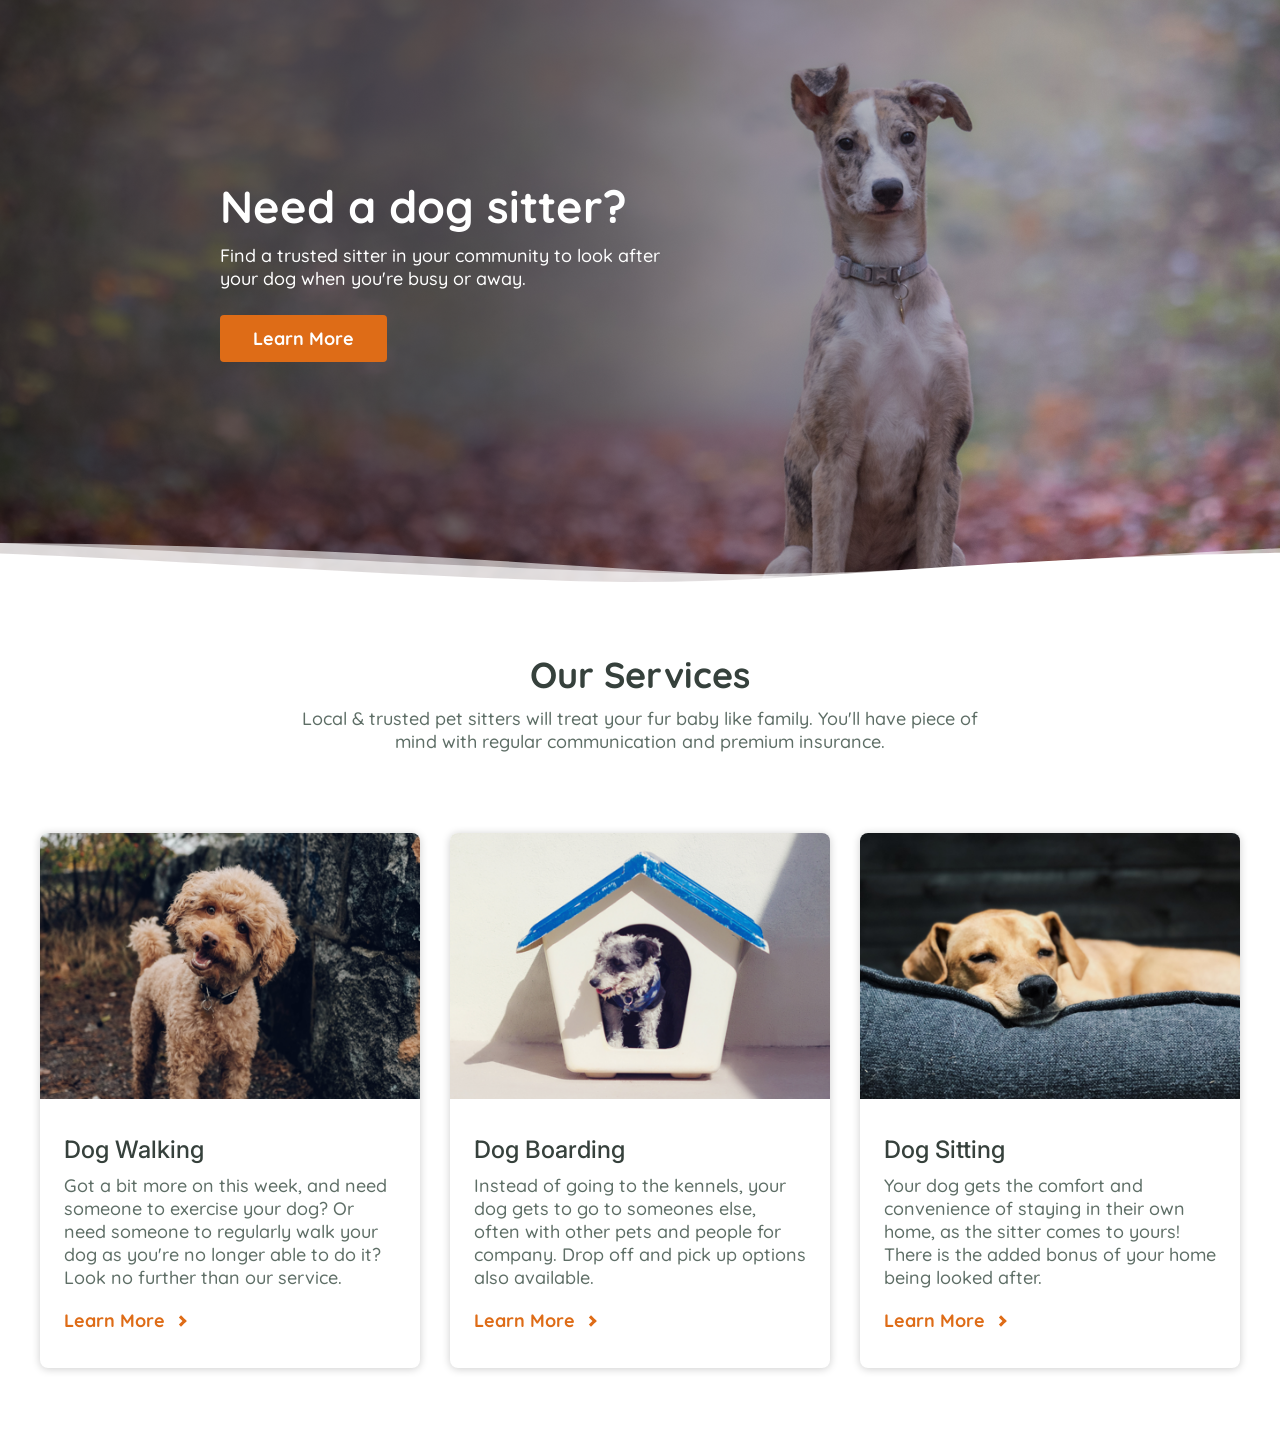
<file: test-code/index.html>
<!DOCTYPE html>
<html lang="en-nz" dir="ltr">
<head>
   <meta charset="utf-8">
   <meta http-equiv="x-ua-compatible" content="ie=edge">
   <meta name="viewport" content="width=device-width, initial-scale=1">
   <title>Dog Sitter</title>
   <link rel="stylesheet" type="text/css" href="normalize.css">
   <link rel="stylesheet" type="text/css" href="styles.css">
   <link href="https://fonts.googleapis.com/css?family=Quicksand:500,700" rel="stylesheet">
   <link href="https://fonts.googleapis.com/css2?family=Inter:wght@500&display=swap" rel="stylesheet">
</head>
<body>
   <header class="hero">
      <div class="hero_content">
         <div class="hero_text">
            <h1>
               Need a dog sitter?
            </h1>
            <p>
               Find a trusted sitter in your community to look after your dog when you're busy or away.
            </p>
         </div>
         <a class="button" href="#learnmore">Learn More</a>
      </div>
   </header>
   <main>
      <section class="services" id="learnmore">
         <h2>
            Our Services
         </h2>
         <p class="services_intro">
            Local & trusted pet sitters will treat your fur baby like family. You'll have piece of mind with regular communication and premium insurance.
         </p>
         <ul class="cards">
            <li class="card">
               <img src="assets/card-image-walking.png" alt="dogwalking">
               <div class="card_body">
                  <div class="card_text">
                     <h3>
                        Dog Walking
                     </h3>
                     <p>Got a bit more on this week, and need someone to exercise your dog? Or need someone to regularly walk your dog as you're no longer able to do it? Look no further than our service.</p>
                  </div>
                  <a class="card_link" href="#">Learn More</a>
               </div>
            </li>
            <li class="card">
               <img src="assets/card-image-boarding.png" alt="dogwboarding">
               <div class="card_body">
                  <div class="card_text">
                     <h3>
                        Dog Boarding
                     </h3>
                     <p>Instead of going to the kennels, your dog gets to go to someones else, often with other pets and people for company. Drop off and pick up options also available.</p>
                  </div>
                  <a class="card_link" href="#">Learn More</a>
               </div>
            </li>
            <li class="card">
               <img src="assets/card-image-sitting.png" alt="dogsitting">
               <div class="card_body">
                  <div class="card_text">
                     <h3>
                        Dog Sitting
                     </h3>
                     <p>Your dog gets the comfort and convenience of staying in their own home, as the sitter comes to yours! There is the added bonus of your home being looked after.</p>
                  </div>
                  <a class="card_link" href="#">Learn More</a>
               </div>
            </li>
         </ul>
      </section>
   </main>
</body>
</html>
</file>
<file: test-code/styles.css>
:root{
    --color-heading: #36413C;
    --color-text: #5E6E66;
    --color-button: #DE6C17;
    --color-button-hover: #FF6D00;
    --font-main: "Quicksand", sans-serif;
    --font-heading: "Inter", sans-serif;
}

*,
*::before,
*::after{
    box-sizing: border-box;
}

body{
    margin: 0;
    font-family: var(--font-main);
    font-size: 16px;
    line-height: normal;
    font-weight: 500;
    color: var(--color-text);
}

img{
    display: block;
    max-width: 100%;
}

h1,h2,h3,p{
    margin: 0;
}

.hero{
    position: relative;
    min-height: 785px;
    padding: 178px 24px 100px;
    color: #fff;
    background: 
        linear-gradient(180deg, rgba(255,255,255,5e-05) -1.42%, rgba(0,0,0,0.5) 49%),
        url("assets/main-banner.png") center / cover no-repeat;
    background-blend-mode: multiply;
}

.hero_content{
    display: flex;
    flex-direction: column;
    align-items: flex-start;
    gap: 25px;
}

.hero_text{
    display: flex;
    flex-direction: column;
    gap: 10px;
}

.hero h1{
    font-size: 40px;
    font-weight: 700;
    line-height: normal;
}

.hero p{
    font-size: 24px;
    line-height: 34px;
    max-width: 440px;
}

.button{
    display: inline-block;
    padding: 12px 33px;
    border-radius: 4px;
    background-color: var(--color-button);
    color: #fff;
    font-size: 18px;
    font-weight: 700;
    text-decoration: none;
    transition: background-color 300ms ease-out;
}

.button:hover{
    background-color: var(--color-button-hover);
}

.button:focus-visible{
    outline: 3px solid #fff;
    outline-offset: 3px;
}

@media (min-width: 726px) {
    .hero{
        min-height: 600px;
        padding: 178px 60px 100px;
        background:
            linear-gradient(270deg, rgba(255,255,255,5e-05) 0%, rgba(0,0,0,0.55) 65%),
            url("assets/main-banner.png") center / cover no-repeat;
    }
    .hero_content{
        max-width: 416px;
    }
    .hero h1{
        font-size: 45px;
    }
    .hero p{
        font-size: 18px; 
        line-height: normal;
    }
}

@media (min-width: 900px){
    .hero{
        padding-left: 107px; 
        padding-right: 107px;
    }
    .hero_content{
        max-width: 525px;
    }
}

@media (min-width: 1200px) {
    .hero{
        padding-left: 220px; 
        padding-right: 220px;
    }
    .hero_content{
        max-width: 588px;
    }
}

.hero::after{
    content: "";
    position: absolute;
    left: 0;
    right: 0;
    bottom: 0;
    height: 62px;
    background: url("assets/banner-wave.svg") center bottom / 1800px 62px no-repeat;
    pointer-events: none;
}

.services{
    max-width: 1248px;
    margin: 0 auto;
    padding: 52px 24px 80px;
}

.services h2{
    text-align: center;
    font-size: 32px;
    font-weight: 700;
    line-height: normal;
    color: var(--color-heading);
}

.services_intro{
    max-width: 690px;
    margin: 10px auto 0;
    text-align: center;
    font-size: 24px;
    line-height: 34px;
}

.cards{
    display: grid;
    gap: 30px;
    margin: 80px 0 0;
    padding: 0;
    list-style: none;
}

.card{
    overflow: hidden;
    border-radius: 8px;
    background-color: #fff;
    box-shadow: 0 1px 8px rgba(0,0,0,0.2);
}

.card img{
    width: 100%;
    height: 266px;
    object-fit: cover;
}

.card_body{
    display: flex;
    flex-direction: column;
    gap: 20px;
    padding: 24px;
}

.card_text{
    display: flex;
    flex-direction: column;
    gap: 10px;
}

.card h3{
    font-size: 32px;
    font-weight: 700;
    line-height: normal;
    color: var(--color-heading)
}

.card p{
    font-size: 18px;
    line-height: 26px;
}

.card_link{
    display: inline-flex;
    align-items: center;
    align-self: flex-start;
    gap: 12px;
    color: var(--color-button);
    font-size: 18px;
    font-weight: 700;
    text-decoration: none;
    transition: color 300ms ease-out;
}

.card_link::after{
    content: "";
    width: 8px;
    height: 8px;
    border-top: 3px solid currentColor;
    border-right: 3px solid currentColor;
    transform: rotate(45deg);
}

.card_link:hover{
    color: var(--color-button-hover);
}

.card_link:focus-visible{
    outline: 2px solid var(--color-button);
    outline-offset: 3px;
}

@media (min-width: 726px){
    .services h2{
        font-size: 36px;
    }
    .services_intro{
        font-size: 18px;
        line-height: normal;
    }
    .cards{
        max-width: 816px;
        margin-right: auto;
        margin-left: auto;
    }
    .card{
        display: grid;
        grid-template-columns: 1fr 1fr;
        grid-template-rows: minmax(0, 1fr);
        height: 300px
    }
    .card p{
        line-height: normal;
    }
    .card img{
        height: 100%;
        min-height: 0;
    }
    .card_body{
        justify-content: center;
        min-height: 0;
    }
    .card h3{
        font-family: var(--font-heading);
        font-size: 24px;
        font-weight: 500;
    }
}


@media (min-width: 1200px){
    .cards{
        max-width: none;
        grid-template-columns: repeat(3, 1fr);
        gap: 30px;
    }
    .card{
        display: block;
        height: auto;
    }
    .card img{
        height: 266px;
    }
    .card_body{
        padding: 36px 24px;
    }
}
</file>
